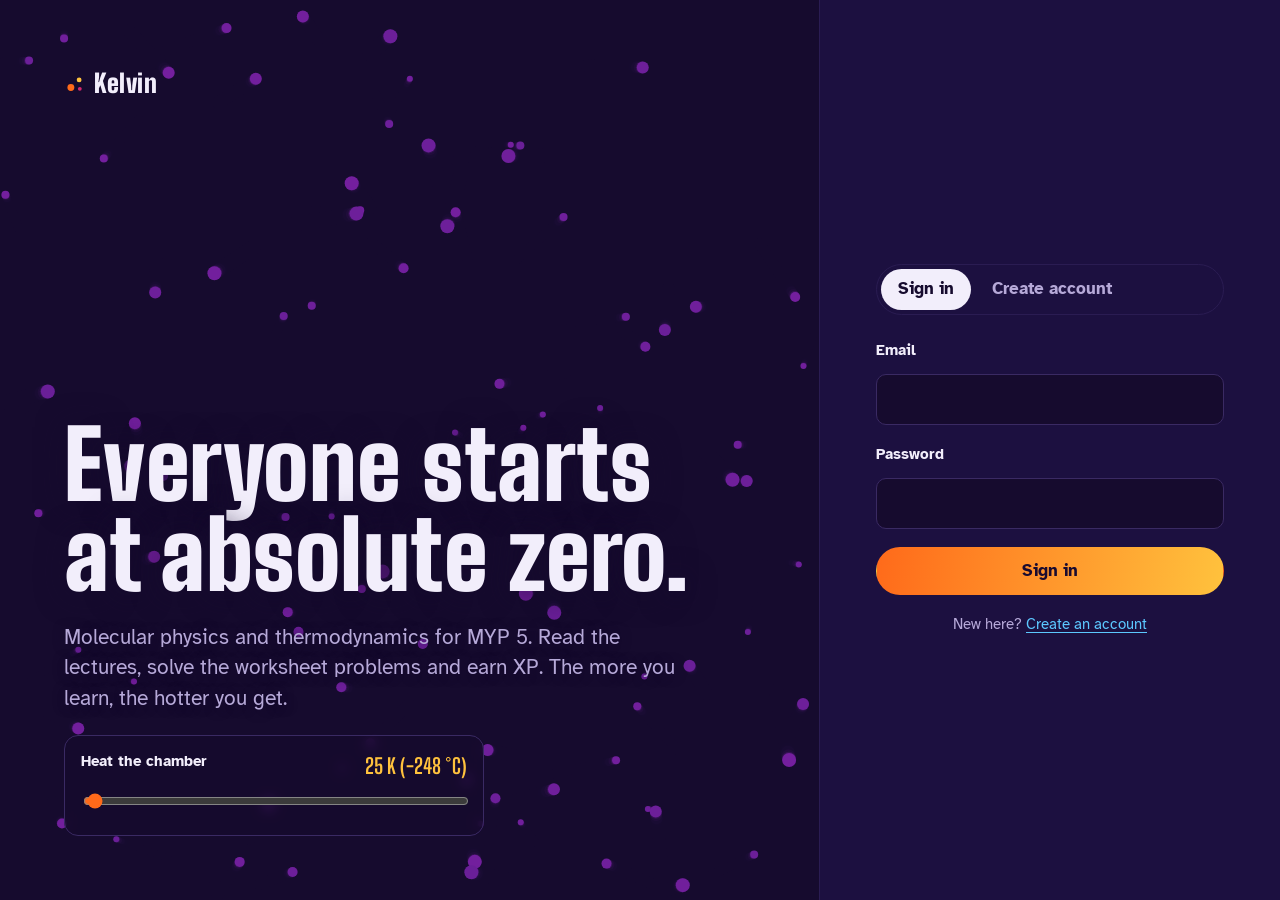
<file: index.html>
<!doctype html>
<html lang="en">
  <head>
    <meta charset="UTF-8" />
    <link rel="icon" type="image/svg+xml" href="/favicon.svg" />
    <meta name="viewport" content="width=device-width, initial-scale=1.0" />
    <meta name="theme-color" content="#160b2e" />
    <meta name="description" content="Kelvin: study molecular physics and thermodynamics, solve problems and earn XP with your class." />
    <link rel="preconnect" href="https://fonts.googleapis.com" />
    <link rel="preconnect" href="https://fonts.gstatic.com" crossorigin />
    <link
      href="https://fonts.googleapis.com/css2?family=Atkinson+Hyperlegible:ital,wght@0,400;0,700;1,400&family=Big+Shoulders+Display:wght@500;700;800;900&display=swap"
      rel="stylesheet"
    />
    <title>Kelvin · Physics XP</title>
    <script type="module" crossorigin src="/assets/index-Cbg6yhBK.js"></script>
    <link rel="stylesheet" crossorigin href="/assets/index-DzmL_hHW.css">
  </head>
  <body>
    <div id="root"></div>
  </body>
</html>
</file>
<file: assets/index-DzmL_hHW.css>
:root{--bg: #160b2e;--bg-2: #1c1040;--surface: #23164b;--line: #3a2a63;--line-soft: #2a1c52;--text: #f2eefb;--muted: #b6a9d8;--faint: #8577ad;--cold: #5cc8ff;--good: #7ee8b0;--bad: #ff8597;--hot-1: #7a1fa2;--hot-2: #d6286f;--hot-3: #ff6a1a;--hot-4: #ffc23d;--on-hot: #1a0b30;--display: "Big Shoulders Display", "Arial Narrow", sans-serif;--body: "Atkinson Hyperlegible", system-ui, sans-serif;--s-xs: .8125rem;--s-sm: .9375rem;--s-md: 1.0625rem;--s-lg: 1.3125rem;--s-xl: 1.75rem;--s-2xl: 2.5rem;--s-3xl: 3.5rem;--s-4xl: 5.25rem;--gutter: clamp(16px, 4vw, 40px);color-scheme:dark}*,*:before,*:after{box-sizing:border-box}html{-webkit-text-size-adjust:100%}body{margin:0;background:var(--bg);color:var(--text);font-family:var(--body);font-size:var(--s-md);line-height:1.55;min-height:100vh}h1,h2,h3,h4,h5{margin:0;font-family:var(--display);font-weight:800;line-height:1.02;letter-spacing:.005em}p{margin:0}a{color:var(--cold)}button{font:inherit;color:inherit}input,textarea{font:inherit}:focus-visible{outline:2px solid var(--hot-4);outline-offset:3px}.sr-only{position:absolute;width:1px;height:1px;padding:0;margin:-1px;overflow:hidden;clip:rect(0,0,0,0);white-space:nowrap;border:0}code{font-size:.9em;background:var(--bg-2);padding:.1em .35em;border-radius:4px}.btn{display:inline-flex;align-items:center;justify-content:center;gap:.5em;min-height:44px;padding:.6em 1.35em;border-radius:999px;border:1px solid transparent;font-weight:700;font-size:var(--s-md);text-decoration:none;cursor:pointer;transition:transform .12s ease,filter .12s ease,background .12s ease}.btn:disabled{cursor:not-allowed;opacity:.45}.btn-heat{background:linear-gradient(100deg,var(--hot-3),var(--hot-4));color:var(--on-hot)}.btn-heat:not(:disabled):hover{filter:brightness(1.08)}.btn-heat:not(:disabled):active{transform:scale(.97)}.btn-quiet{background:transparent;border-color:var(--line);color:var(--text)}.btn-quiet:hover{border-color:var(--muted)}.btn-wide{width:100%}.btn-big{min-height:54px;font-size:var(--s-lg);padding-inline:1.8em}.link{background:none;border:0;padding:0;color:var(--cold);text-decoration:underline;text-underline-offset:3px;cursor:pointer}.seg{display:inline-flex;flex-wrap:wrap;gap:4px;padding:4px;border-radius:999px;background:var(--bg-2);border:1px solid var(--line-soft)}.seg button{border:0;background:transparent;color:var(--muted);padding:.45em 1em;min-height:38px;border-radius:999px;cursor:pointer;font-weight:700}.seg button:hover{color:var(--text)}.seg button.is-on{background:var(--text);color:var(--bg)}.seg button.is-on[style]{background:var(--c);color:var(--on-hot)}.field{display:grid;gap:6px;margin:0 0 18px;border:0;padding:0}.field label,.field legend{font-weight:700;font-size:var(--s-sm);padding:0;margin-bottom:6px}.field small{color:var(--faint);font-size:var(--s-xs)}.field input,.answer-row input,textarea{width:100%;min-height:48px;padding:.65em .9em;border-radius:10px;border:1px solid var(--line);background:var(--bg);color:var(--text)}.field input:focus,.answer-row input:focus,textarea:focus{border-color:var(--hot-4);outline:none;box-shadow:0 0 0 3px #ffc23d33}.feedback{font-size:var(--s-sm);padding:.6em .85em;border-radius:10px;margin:10px 0 0}.feedback.good{background:#7ee8b01f;color:var(--good)}.feedback.bad{background:#ff85971f;color:var(--bad)}.feedback.info{background:#5cc8ff1a;color:var(--cold)}.notice{padding:12px 14px;border-radius:10px;margin-bottom:20px;font-size:var(--s-sm)}.notice.bad{background:#ff85971f;color:var(--bad)}.empty{color:var(--muted);padding:24px 0}.boot{min-height:100vh;display:grid;place-items:center;padding:var(--gutter)}.boot-dot{width:18px;height:18px;border-radius:50%;background:var(--hot-3);animation:pulse 1s ease-in-out infinite alternate}@keyframes pulse{0%{transform:scale(.6);background:var(--hot-1)}to{transform:scale(1.2);background:var(--hot-4)}}.wordmark{display:inline-flex;align-items:center;gap:8px;font-family:var(--display);font-weight:900;font-size:1.6rem;letter-spacing:.02em;color:var(--text)}.auth{min-height:100vh;display:grid;grid-template-columns:minmax(0,1fr) minmax(360px,460px)}.auth-stage{position:relative;min-height:100vh;overflow:hidden;border-right:1px solid var(--line-soft)}.auth-canvas{position:absolute;top:0;right:0;bottom:0;left:0}.auth-copy{position:relative;z-index:1;display:flex;flex-direction:column;gap:22px;padding:clamp(24px,5vw,64px);min-height:100%;justify-content:space-between;pointer-events:none}.auth-copy>*{pointer-events:auto}.auth-copy h1{font-size:clamp(3rem,7.4vw,7.5rem);font-weight:900;line-height:.95;margin-top:auto;text-shadow:0 2px 30px rgba(22,11,46,.9)}.auth-copy p{max-width:44ch;color:var(--muted);font-size:var(--s-lg);line-height:1.45;text-shadow:0 1px 12px rgba(22,11,46,.95)}.auth-heat{max-width:420px;background:#160b2ec7;-webkit-backdrop-filter:blur(6px);backdrop-filter:blur(6px);border:1px solid var(--line);border-radius:14px;padding:14px 16px 10px}.auth-heat label{display:flex;justify-content:space-between;gap:12px;font-weight:700;font-size:var(--s-sm)}.auth-heat output{font-family:var(--display);font-size:var(--s-lg);color:var(--hot-4)}input[type=range]{width:100%;accent-color:var(--hot-3);min-height:32px}.auth-panel{padding:clamp(24px,5vw,56px);display:flex;flex-direction:column;justify-content:center;gap:24px;background:var(--bg-2)}.auth-form{display:block}.auth-foot{margin-top:18px;color:var(--muted);font-size:var(--s-sm);text-align:center}.auth-sent h2{font-size:var(--s-2xl);margin-bottom:12px}.auth-sent p{color:var(--muted);margin-bottom:20px}.gate{min-height:100vh;padding:20px var(--gutter) 48px}.gate-top{display:flex;justify-content:space-between;align-items:center;max-width:1100px;margin:0 auto}.gate-main{max-width:1100px;margin:0 auto;padding-top:clamp(32px,8vh,96px)}.gate-main h1{font-size:clamp(2.6rem,6vw,5rem);font-weight:900;max-width:16ch}.gate-main>p{color:var(--muted);margin:14px 0 32px;max-width:56ch;font-size:var(--s-lg)}.class-grid{display:grid;grid-template-columns:repeat(4,minmax(0,1fr));gap:16px;margin-bottom:32px}.class-box{position:relative;display:grid;text-align:left;padding:0 0 16px;border-radius:16px;border:2px solid var(--line);background:var(--bg);overflow:hidden;cursor:pointer;transition:border-color .15s,transform .15s}.class-box:hover{border-color:var(--c)}.class-box.is-on{border-color:var(--c);transform:translateY(-4px);box-shadow:0 12px 40px -12px var(--c)}.class-box canvas{border-bottom:1px solid var(--line-soft)}.class-box-name{font-family:var(--display);font-weight:900;font-size:var(--s-3xl);line-height:1;padding:14px 16px 4px;color:var(--c)}.class-box-stats{padding:0 16px;color:var(--muted);font-size:var(--s-sm)}.topbar{position:sticky;top:0;z-index:20;display:flex;align-items:center;gap:clamp(12px,3vw,36px);padding:10px var(--gutter);background:#160b2eeb;-webkit-backdrop-filter:blur(10px);backdrop-filter:blur(10px);border-bottom:1px solid var(--line-soft)}.topbar-brand{text-decoration:none}.topbar-nav{display:flex;gap:4px}.topbar-nav a{display:inline-flex;align-items:center;gap:6px;min-height:40px;padding:0 14px;border-radius:999px;color:var(--muted);text-decoration:none;font-weight:700}.topbar-nav a:hover{color:var(--text)}.topbar-nav a.active{background:var(--surface);color:var(--text)}.nav-chip{font-size:var(--s-xs);padding:1px 7px;border-radius:999px;background:var(--line);color:var(--text)}.topbar-right{margin-left:auto;display:flex;align-items:center;gap:14px;min-width:0}.meter{display:grid;grid-template-columns:auto minmax(90px,200px);grid-template-rows:auto auto;column-gap:12px;align-items:center;text-decoration:none;color:var(--text)}.meter-xp{grid-row:1 / 3;font-family:var(--display);font-weight:900;font-size:2.1rem;line-height:1}.meter-xp small{font-size:.5em;margin-left:3px;color:var(--muted)}.meter-tube{height:10px;border-radius:999px;background:var(--bg-2);border:1px solid var(--line);overflow:hidden}.meter-fill{display:block;height:100%;border-radius:inherit;background:linear-gradient(90deg,var(--hot-1),var(--hot-2),var(--hot-3),var(--hot-4));transition:width .6s cubic-bezier(.2,.7,.2,1)}.meter-phase{font-size:var(--s-xs);color:var(--text);font-weight:700;white-space:nowrap}.meter-phase em{font-style:normal;font-weight:400;color:var(--faint);margin-left:6px}.xp-float{position:fixed;z-index:100;pointer-events:none;font-family:var(--display);font-weight:900;font-size:1.6rem;color:var(--hot-4);text-shadow:0 0 18px rgba(255,106,26,.8)}.xp-dot{position:fixed;z-index:99;pointer-events:none;border-radius:50%;box-shadow:0 0 10px currentColor}.page{max-width:1280px;margin:0 auto;padding:clamp(24px,4vw,48px) var(--gutter) 80px}.stat-row{display:flex;flex-wrap:wrap;gap:8px 36px;margin:0}.stat-row dt{font-size:var(--s-xs);color:var(--muted)}.stat-row dd{margin:0;font-family:var(--display);font-weight:800;font-size:var(--s-2xl);line-height:1.05}.stat-row dd span{color:var(--faint);font-size:.6em}.course-intro{display:grid;grid-template-columns:minmax(0,1fr) auto auto;gap:24px 40px;align-items:end;margin-bottom:clamp(32px,5vw,56px)}.course-intro h1{font-size:clamp(2.4rem,5vw,4.25rem);font-weight:900;max-width:16ch}.course-intro p{color:var(--muted);margin-top:12px;max-width:52ch}.route{list-style:none;margin:0;padding:0;display:grid;grid-template-columns:repeat(6,minmax(0,1fr));gap:0;position:relative}.route:before{content:"";position:absolute;left:0;right:0;top:78px;height:2px;background:repeating-linear-gradient(90deg,var(--line) 0 8px,transparent 8px 14px)}.route-week{padding:0 10px;border-left:1px solid var(--line-soft)}.route-week:first-child{border-left:0}.route-week h2{font-size:var(--s-lg);color:var(--muted);font-weight:700;margin-bottom:26px;padding-left:4px}.route-week ol{list-style:none;margin:0;padding:0;display:grid;gap:26px}.node{display:grid;gap:10px;text-decoration:none;color:var(--text);padding:4px;border-radius:14px}.node-orb{position:relative;width:60px;height:60px;border-radius:50%;display:grid;place-items:center;font-family:var(--display);font-weight:900;font-size:1.7rem;color:var(--muted);background:var(--bg);border:2px dashed var(--line);transition:transform .18s ease}.node.is-warm .node-orb{border:0;background:radial-gradient(circle at 35% 35%,#fff6c9 0 6%,var(--heat) 42%,rgba(22,11,46,0) 72%),var(--heat);box-shadow:0 0 30px -2px var(--heat);color:var(--on-hot)}.node.is-done .node-orb:after{content:"";position:absolute;top:-7px;right:-7px;bottom:-7px;left:-7px;border-radius:50%;border:2px solid var(--heat)}.node:hover .node-orb{transform:scale(1.08)}.node-title{display:block;font-weight:700;line-height:1.25}.node-stats{display:block;font-size:var(--s-xs);color:var(--faint);margin-top:4px}.topic-head{margin-bottom:28px;border-bottom:1px solid var(--line-soft);padding-bottom:24px}.back{color:var(--muted);font-size:var(--s-sm);text-decoration:none}.back:before{content:"← "}.back:hover{color:var(--text)}.topic-where{margin-top:18px;color:var(--heat);font-weight:700}.topic-head h1{font-size:clamp(2.4rem,5.2vw,4.5rem);font-weight:900;max-width:20ch;margin-top:6px}.topic-progress{display:flex;flex-wrap:wrap;gap:8px;margin-top:18px}.topic-progress span{font-size:var(--s-sm);padding:4px 12px;border-radius:999px;border:1px solid var(--line);color:var(--muted)}.topic-progress span.ok{border-color:var(--good);color:var(--good)}.tabs-mobile{display:none}.topic-grid{display:grid;grid-template-columns:minmax(0,1fr) minmax(340px,440px);gap:clamp(28px,4vw,64px);align-items:start}.lecture{max-width:70ch;font-size:1.125rem;line-height:1.65}.starter{padding:20px 22px;border-radius:16px;background:var(--bg-2);border:1px solid var(--line-soft);margin-bottom:28px}.starter h2,.objectives h2{font-size:var(--s-lg);font-weight:700;color:var(--muted);margin-bottom:8px}.starter-q{font-weight:700;font-size:var(--s-lg);line-height:1.4;margin-bottom:14px}.starter textarea{resize:vertical;font-size:var(--s-md)}.objectives{margin-bottom:36px}.objectives ol{margin:0;padding-left:1.3em;color:var(--muted)}.objectives li{margin:6px 0}.objectives strong{color:var(--text)}.lecture-body>*+*{margin-top:1.05em}.lecture-body h3{font-size:var(--s-xl);margin-top:1.9em;color:var(--text)}.lecture-body ul,.lecture-body ol{padding-left:1.3em}.lecture-body li{margin:.35em 0}.formula{margin:1.3em 0;padding:14px 18px;border-radius:12px;background:var(--bg-2);border-left:3px solid var(--heat);overflow-x:auto}.formula .katex-display{margin:.2em 0}.formula figcaption{text-align:center;font-size:var(--s-sm);color:var(--faint)}.katex{font-size:1.08em}.callout{padding:16px 20px;border-radius:12px;background:var(--bg-2);border-left:3px solid var(--cold)}.callout h4{font-family:var(--body);font-weight:700;font-size:var(--s-sm);margin-bottom:6px;color:var(--cold)}.callout p{font-size:var(--s-md)}.callout-local{border-left-color:var(--good)}.callout-local h4{color:var(--good)}.callout-ai{border-left-color:var(--hot-2)}.callout-ai h4{color:#ff7ab6}.table-wrap{overflow-x:auto}table{border-collapse:collapse;width:100%;font-size:var(--s-sm)}th,td{text-align:left;padding:9px 12px;border-bottom:1px solid var(--line-soft);vertical-align:top}th{color:var(--muted);font-weight:700;border-bottom-color:var(--line)}.key-idea{margin-top:36px;padding:20px 22px;border-radius:16px;border:1px solid var(--heat);background:linear-gradient(var(--bg-2),var(--bg-2)) padding-box}.key-idea h4{font-size:var(--s-xl);color:var(--heat);margin-bottom:6px}.finish{margin:36px 0 28px;display:grid;justify-items:start;gap:10px}.finish-hint{color:var(--muted);font-size:var(--s-sm)}.finish-done{color:var(--good);font-weight:700}.pager{display:flex;justify-content:space-between;gap:12px;border-top:1px solid var(--line-soft);padding-top:20px;font-weight:700}.pager a{text-decoration:none}.sim{margin:1.6em 0;border:1px solid var(--line);border-radius:16px;overflow:hidden;background:var(--bg)}.sim-head{padding:16px 18px 12px}.sim-head h4{font-size:var(--s-xl)}.sim-head p{color:var(--muted);font-size:var(--s-sm);margin-top:4px}.sim-hold{display:flex;flex-wrap:wrap;gap:6px;padding:0 18px 12px}.sim-hold button{border:1px solid var(--line);background:transparent;color:var(--muted);border-radius:999px;padding:.35em .9em;min-height:36px;cursor:pointer;font-size:var(--s-sm);font-weight:700}.sim-hold button.is-on{background:var(--text);color:var(--bg);border-color:var(--text)}.sim-grid{display:grid;grid-template-columns:minmax(0,1fr) 220px;border-block:1px solid var(--line-soft)}.mini-graph{width:100%;height:210px;border-left:1px solid var(--line-soft);background:var(--bg-2)}.mini-graph line{stroke:var(--faint);stroke-width:1}.mini-graph text{fill:var(--muted);font-size:11px;font-family:var(--body)}.mini-graph .curve{fill:none;stroke:var(--hot-3);stroke-width:2}.mini-graph .dot{fill:var(--hot-4);stroke:var(--bg);stroke-width:2}.sim-controls{display:grid;grid-template-columns:repeat(auto-fit,minmax(200px,1fr));gap:6px 20px;padding:14px 18px 4px}.sim-slider label{display:flex;justify-content:space-between;font-size:var(--s-sm);font-weight:700}.sim-slider output{font-family:var(--display);color:var(--hot-4);font-size:var(--s-lg);white-space:pre}.sim-slider.is-locked{opacity:.45}.sim-readout{display:flex;flex-wrap:wrap;gap:8px 28px;margin:0;padding:8px 18px 16px}.sim-readout dt{font-size:var(--s-xs);color:var(--muted)}.sim-readout dd{margin:0;font-family:var(--display);font-weight:800;font-size:var(--s-xl)}.rack{position:sticky;top:84px;max-height:calc(100vh - 100px);overflow-y:auto;padding-right:4px;scrollbar-color:var(--line) transparent}.rack-head{padding-bottom:14px}.rack-head h2{font-size:var(--s-2xl)}.rack-head p{color:var(--muted);font-size:var(--s-sm);margin-top:4px}.rack-list{border-top:1px solid var(--line)}.problem{border-bottom:1px solid var(--line-soft);position:relative}.problem:before{content:"";position:absolute;left:0;top:14px;bottom:14px;width:3px;border-radius:3px;background:var(--line)}.problem.is-solved:before{background:linear-gradient(var(--hot-4),var(--hot-3))}.problem-head{display:grid;grid-template-columns:28px minmax(0,1fr) auto;gap:10px;align-items:start;width:100%;text-align:left;background:none;border:0;padding:14px 4px 14px 14px;cursor:pointer;font-size:var(--s-sm);line-height:1.45}.problem-head:hover .problem-prompt-short{color:var(--text)}.problem-num{font-family:var(--display);font-weight:900;font-size:var(--s-lg);line-height:1.1;color:var(--faint)}.problem.is-solved .problem-num{color:var(--hot-4)}.problem-prompt-short{color:var(--muted);display:-webkit-box;-webkit-line-clamp:2;-webkit-box-orient:vertical;overflow:hidden}.problem.is-open .problem-prompt-short{-webkit-line-clamp:unset;color:var(--text);font-size:var(--s-md)}.problem-meta{display:grid;justify-items:end;gap:2px}.pill{font-family:var(--display);font-weight:800;font-size:var(--s-md);color:var(--hot-4);white-space:nowrap}.pill-done{color:var(--good)}.problem-diff{font-size:11px;color:var(--faint)}.problem-body{padding:0 4px 18px 52px}.answer-row{display:flex;align-items:center;gap:10px}.answer-row input{max-width:220px;font-size:var(--s-lg);font-family:var(--display);font-weight:700}.unit{color:var(--muted);font-weight:700}.choices{border:0;padding:0;margin:0;display:grid;gap:6px}.choices label{display:flex;gap:10px;align-items:center;padding:10px 12px;border-radius:10px;border:1px solid var(--line);cursor:pointer;font-size:var(--s-sm)}.choices label:hover{border-color:var(--muted)}.choices label.is-on{border-color:var(--hot-4);background:#ffc23d14}.choices input{accent-color:var(--hot-3)}.problem-actions{display:flex;flex-wrap:wrap;gap:8px;margin-top:12px}.solution{margin-top:12px;padding:12px 14px;border-radius:10px;background:var(--bg-2);font-size:var(--s-sm)}.solution h5{font-size:var(--s-lg);color:var(--hot-4);margin-bottom:4px}.shake{animation:shake .35s ease}@keyframes shake{20%,60%{transform:translate(-6px)}40%,80%{transform:translate(6px)}}.board-head{display:grid;grid-template-columns:minmax(0,1fr) auto;gap:20px 32px;align-items:end;margin-bottom:24px}.board-head h1{font-size:clamp(2.6rem,6vw,5rem);font-weight:900}.board-head p{color:var(--muted);max-width:54ch;margin-top:8px}.board-filters{display:grid;gap:8px;justify-items:end}.board-grid{display:grid;grid-template-columns:minmax(0,1.35fr) minmax(300px,1fr);gap:24px;align-items:stretch}.board-chamber{position:relative;border:1px solid var(--line);border-radius:18px;overflow:hidden;min-height:520px}.board-chamber canvas{position:absolute;top:0;right:0;bottom:0;left:0}.board-live{position:absolute;left:14px;bottom:12px;display:flex;align-items:center;gap:8px;font-size:var(--s-xs);color:var(--muted);pointer-events:none}.live-dot{width:8px;height:8px;border-radius:50%;background:var(--faint)}.live-dot.on{background:var(--good);box-shadow:0 0 8px var(--good)}.board-list{max-height:560px;overflow-y:auto;scrollbar-color:var(--line) transparent}.board-me{padding:12px 14px;border-radius:12px;background:var(--bg-2);margin-bottom:10px}.ranks{list-style:none;margin:0;padding:0}.ranks li{display:grid;grid-template-columns:34px 12px minmax(0,1fr) auto;gap:12px;align-items:center;padding:10px 6px;border-bottom:1px solid var(--line-soft)}.ranks li.is-me{background:#ffc23d14;border-radius:10px}.rank{font-family:var(--display);font-weight:900;font-size:var(--s-xl);text-align:right;color:var(--faint)}.is-podium .rank{color:var(--hot-4)}.swatch{width:12px;height:12px;border-radius:50%}.who{display:grid;min-width:0}.who-name{font-weight:700;white-space:nowrap;overflow:hidden;text-overflow:ellipsis}.who-sub{font-size:var(--s-xs);color:var(--faint)}.cls{font-weight:700;margin-right:4px}.xp{font-family:var(--display);font-weight:800;font-size:var(--s-xl)}.class-heat{margin-top:48px}.class-heat h2{font-size:var(--s-2xl);margin-bottom:18px}.tubes{display:grid;grid-template-columns:repeat(4,minmax(0,1fr));gap:16px}.tube{display:grid;justify-items:center;text-align:center;gap:2px}.tube-glass{width:46px;height:180px;border-radius:23px;border:2px solid var(--line);background:var(--bg-2);display:flex;align-items:flex-end;overflow:hidden;margin-bottom:10px}.tube-fill{width:100%;background:linear-gradient(to top,color-mix(in srgb,var(--c) 40%,transparent),var(--c));border-radius:20px 20px 0 0;transition:height .8s cubic-bezier(.2,.7,.2,1)}.tube strong{font-family:var(--display);font-weight:900;font-size:var(--s-2xl);color:var(--c);line-height:1}.tube span{font-weight:700}.tube small{color:var(--faint);font-size:var(--s-xs)}.profile-hero h1{font-size:clamp(2.6rem,6vw,5rem);font-weight:900}.profile-hero p{color:var(--muted);margin-top:8px}.phases,.profile-stats,.profile-edit{margin-top:48px}.phases h2,.profile-stats h2,.profile-edit h2{font-size:var(--s-2xl);margin-bottom:18px}.phases ol{list-style:none;margin:0;padding:0;display:grid;grid-template-columns:repeat(7,minmax(0,1fr));gap:0;border-top:4px solid var(--line)}.phase{display:grid;align-content:start;gap:4px;padding:14px 12px 0 0;position:relative}.phase:before{content:"";position:absolute;top:-10px;left:0;width:16px;height:16px;border-radius:50%;background:var(--bg);border:2px solid var(--line)}.phase.is-past:before,.phase.is-now:before{background:var(--heat);border-color:var(--heat)}.phase.is-now:before{box-shadow:0 0 16px var(--heat);width:20px;height:20px;top:-12px}.phase-from{font-size:var(--s-xs);color:var(--faint)}.phase-name{font-family:var(--display);font-weight:800;font-size:var(--s-xl);color:var(--faint)}.phase.is-past .phase-name{color:var(--muted)}.phase.is-now .phase-name{color:var(--heat)}.phase-blurb{font-size:var(--s-xs);color:var(--faint)}.phase.is-future .phase-blurb{opacity:.7}.phase-bar{display:block;height:6px;border-radius:6px;background:var(--bg-2);overflow:hidden;margin-top:6px}.phase-bar span{display:block;height:100%;background:var(--heat)}.profile-edit form{max-width:460px}.profile-edit .seg{justify-self:start}.row{display:flex;flex-wrap:wrap;gap:10px;margin-top:18px}@media(max-width:1100px){.route{grid-template-columns:repeat(3,minmax(0,1fr));row-gap:44px}.route:before{display:none}.route-week:nth-child(3n+1){border-left:0}.phases ol{grid-template-columns:repeat(4,minmax(0,1fr));row-gap:28px;border-top:0}.phase{border-top:4px solid var(--line)}}@media(max-width:980px){.topic-grid{grid-template-columns:minmax(0,1fr)}.tabs-mobile{display:flex;position:sticky;top:64px;z-index:10;gap:4px;padding:4px;margin-bottom:24px;border-radius:999px;background:var(--bg-2);border:1px solid var(--line-soft)}.tabs-mobile button{flex:1;border:0;background:transparent;color:var(--muted);min-height:42px;border-radius:999px;font-weight:700;cursor:pointer}.tabs-mobile button.is-on{background:var(--text);color:var(--bg)}.tabs-mobile .count{font-weight:400;opacity:.75}.lecture,.rack{display:none}.lecture.is-active,.rack.is-active{display:block}.rack{position:static;max-height:none;overflow:visible}.board-grid{grid-template-columns:minmax(0,1fr)}.board-chamber{min-height:380px}.board-list{max-height:none}.board-head{grid-template-columns:minmax(0,1fr)}.board-filters{justify-items:start}.auth{grid-template-columns:minmax(0,1fr)}.auth-stage{min-height:0;border-right:0;border-bottom:1px solid var(--line-soft)}.auth-copy h1{margin-top:32px}.class-grid{grid-template-columns:repeat(2,minmax(0,1fr))}.course-intro{grid-template-columns:minmax(0,1fr);align-items:start}.course-intro .btn{justify-self:start}}@media(max-width:720px){.topbar{flex-wrap:wrap;row-gap:6px;padding-block:8px}.topbar-nav{order:3;width:100%;overflow-x:auto;scrollbar-width:none}.topbar-nav::-webkit-scrollbar{display:none}.topbar-nav a{flex:1 0 auto;justify-content:center;padding:0 10px}.topbar-right{gap:10px}.meter{grid-template-columns:auto minmax(50px,110px)}.meter-xp{font-size:1.6rem}.meter-phase em{display:none}.tabs-mobile{top:104px}.board-filters .seg{flex-wrap:nowrap;max-width:100%;overflow-x:auto}.board-filters .seg button{flex:none;padding-inline:.8em}.route{grid-template-columns:minmax(0,1fr)}.route-week{border-left:0;padding:0}.route-week h2{margin-bottom:14px}.route-week ol{gap:12px}.node{grid-template-columns:60px minmax(0,1fr);align-items:center;gap:14px}.sim-grid{grid-template-columns:minmax(0,1fr)}.mini-graph{border-left:0;border-top:1px solid var(--line-soft);height:180px}.problem-body{padding-left:14px}.tubes{grid-template-columns:repeat(2,minmax(0,1fr));row-gap:28px}.phases ol{grid-template-columns:repeat(2,minmax(0,1fr))}.lecture{font-size:var(--s-md)}}@media(prefers-reduced-motion:reduce){*,*:before,*:after{animation-duration:.01ms!important;transition-duration:.01ms!important}}.seg-full{display:flex}.seg-full button{flex:1}.account{position:relative;flex:none}.account-btn{width:42px;height:42px;border-radius:50%;border:2px solid var(--c);background:var(--bg-2);color:var(--text);font-family:var(--display);font-weight:800;font-size:1.05rem;letter-spacing:.02em;cursor:pointer}.account-btn:hover,.account-btn[aria-expanded=true]{background:var(--surface)}.account-menu{position:absolute;right:0;top:calc(100% + 8px);z-index:40;width:min(280px,calc(100vw - 32px));padding:6px;border-radius:14px;background:var(--bg-2);border:1px solid var(--line);box-shadow:0 16px 40px #00000073;display:grid}.account-who{display:grid;gap:2px;padding:10px 12px 12px;border-bottom:1px solid var(--line-soft);margin-bottom:6px;min-width:0}.account-who span{color:var(--muted);font-size:var(--s-sm)}.account-who small{color:var(--faint);font-size:var(--s-xs);overflow-wrap:anywhere}.account-menu button[role=menuitem]{text-align:left;background:none;border:0;border-radius:10px;padding:10px 12px;min-height:44px;font-weight:700;cursor:pointer}.account-menu button[role=menuitem]:hover,.account-menu button[role=menuitem]:focus-visible{background:var(--surface)}.account-signout{color:var(--bad)}.gate-teacher{margin-top:40px;padding-top:24px;border-top:1px solid var(--line-soft);max-width:560px}.teacher-code p{color:var(--muted);margin-bottom:14px}.row-inline{display:flex;gap:8px;flex-wrap:wrap}.row-inline input{flex:1 1 220px;width:auto}.dash-head{display:grid;grid-template-columns:minmax(0,1fr) auto;gap:16px 32px;align-items:end;margin-bottom:28px}.dash-head h1{font-size:clamp(2.6rem,6vw,5rem);font-weight:900}.dash-live{display:flex;align-items:center;gap:8px;margin-top:10px;color:var(--muted);font-size:var(--s-sm)}.dash-controls{display:flex;flex-wrap:wrap;gap:10px;justify-content:flex-end;align-items:center}.dash-kpis{gap:16px 0;margin-bottom:28px;border-block:1px solid var(--line-soft);padding:18px 0}.dash-kpis>div{flex:1 1 150px;padding:0 18px;border-left:1px solid var(--line-soft)}.dash-kpis>div:first-child{border-left:0;padding-left:0}.dash-kpis small{display:block;font-size:var(--s-xs);color:var(--faint)}.dash-grid{display:grid;grid-template-columns:minmax(0,1.5fr) minmax(0,1fr);gap:20px;margin-bottom:20px}.panel{padding:22px 24px;border-radius:18px;background:var(--bg-2);border:1px solid var(--line-soft);margin-bottom:20px;min-width:0}.dash-grid .panel{margin-bottom:0}.panel h2{font-size:var(--s-xl)}.panel-sub{color:var(--muted);font-size:var(--s-sm);margin:4px 0 16px}.panel-head{display:flex;flex-wrap:wrap;justify-content:space-between;align-items:flex-end;gap:12px 24px;margin-bottom:4px}.dash-empty{padding:48px 0;max-width:56ch}.dash-empty h2{font-size:var(--s-2xl);margin-bottom:8px}.dash-empty p{color:var(--muted)}.chart{overflow:hidden}.chart svg{display:block}.chart .grid{stroke:var(--line-soft);stroke-width:1}.chart .axis{stroke:var(--line);stroke-width:1}.chart .tick{fill:var(--faint);font-size:11px;font-family:var(--body)}.chart .bar{fill:var(--hot-3);transition:fill .12s}.chart .bar.is-hover{fill:var(--hot-4)}.chart-empty{color:var(--muted);padding:60px 0;text-align:center}.barlist{list-style:none;margin:0;padding:0;display:grid;gap:4px}.barlist li{display:grid;grid-template-columns:110px minmax(0,1fr) 90px;gap:12px;align-items:center;padding:7px 0}.barlist-label{display:flex;align-items:center;gap:8px;font-weight:700;font-size:var(--s-sm)}.barlist-label i,.cls-head i{width:10px;height:10px;border-radius:50%;flex:none}.barlist-track{height:14px;border-radius:4px;background:var(--bg);overflow:hidden}.barlist-fill{display:block;height:100%;border-radius:0 4px 4px 0}.barlist-value{text-align:right;font-family:var(--display);font-weight:800;font-size:var(--s-lg)}.matrix-wrap{overflow-x:auto}.matrix{border-collapse:separate;border-spacing:2px;font-size:var(--s-sm);min-width:420px}.matrix th,.matrix td{border:0;padding:0}.matrix thead th{padding:4px 8px 8px;color:var(--muted);text-align:center}.matrix thead th:first-child{text-align:left}.matrix tbody th{padding:0 14px 0 0;white-space:nowrap;font-weight:400}.matrix tbody th a{color:var(--text);text-decoration:none}.matrix tbody th a:hover{text-decoration:underline}.matrix-num{display:inline-block;min-width:1.6em;color:var(--faint);font-family:var(--display);font-weight:800}.matrix td{width:74px;height:32px;text-align:center;border-radius:4px;font-family:var(--display);font-weight:800;font-size:var(--s-md);color:var(--text);cursor:default}.matrix td.is-hot{color:var(--on-hot)}.matrix td.is-empty{background:var(--bg);color:var(--faint)}.matrix td.is-all{outline:1px solid var(--line);outline-offset:-1px}.cls-head{display:inline-flex;align-items:center;gap:6px}.hardest{list-style:none;margin:0;padding:0;display:grid;grid-template-columns:repeat(auto-fill,minmax(min(300px,100%),1fr));gap:12px}.hardest li{padding:14px 16px;border-radius:12px;background:var(--bg);border:1px solid var(--line-soft);display:grid;gap:8px;align-content:start}.hardest-where{font-size:var(--s-xs);font-weight:700;color:var(--cold);text-decoration:none}.hardest-prompt{font-size:var(--s-sm);display:-webkit-box;-webkit-line-clamp:3;-webkit-box-orient:vertical;overflow:hidden}.hardest dl{display:flex;flex-wrap:wrap;gap:4px 18px;margin:0}.hardest dt{font-size:11px;color:var(--faint)}.hardest dd{margin:0;font-family:var(--display);font-weight:800;font-size:var(--s-lg)}.table-tools{display:flex;flex-wrap:wrap;gap:10px 16px;align-items:center}.table-tools input[type=search]{min-height:40px;padding:.4em .9em;border-radius:999px;border:1px solid var(--line);background:var(--bg);color:var(--text);width:240px}.check{display:inline-flex;align-items:center;gap:8px;font-size:var(--s-sm);color:var(--muted);cursor:pointer}.check input{accent-color:var(--hot-3);width:18px;height:18px}.students{font-size:var(--s-sm);min-width:760px}.students thead th{padding:0}.students thead th button{background:none;border:0;color:var(--muted);font-weight:700;padding:10px 12px;cursor:pointer;width:100%;text-align:inherit}.students thead th button:hover{color:var(--text)}.students .num{text-align:right;font-variant-numeric:tabular-nums}.students tbody tr{cursor:pointer}.students tbody tr:hover{background:var(--surface)}.students tbody th{font-weight:400}.student-name{display:block;background:none;border:0;padding:0;font-weight:700;cursor:pointer;text-align:left}.students small{color:var(--faint)}.chip-warn{display:inline-block;font-size:11px;font-weight:700;padding:1px 7px;border-radius:999px;background:#ff859724;color:var(--bad);margin-right:4px}.tip{position:fixed;z-index:60;pointer-events:none;display:grid;gap:2px;max-width:250px;padding:10px 12px;border-radius:10px;background:#100822f5;border:1px solid var(--line);font-size:var(--s-xs);color:var(--muted);box-shadow:0 10px 30px #0006}.tip strong{color:var(--text);font-size:var(--s-sm)}.drawer-backdrop{position:fixed;top:0;right:0;bottom:0;left:0;z-index:50;background:#0a051899;display:flex;justify-content:flex-end}.drawer{width:min(560px,100%);height:100%;overflow-y:auto;background:var(--bg);border-left:1px solid var(--line);padding:24px;animation:drawer-in .22s cubic-bezier(.2,.7,.2,1)}@keyframes drawer-in{0%{transform:translate(40px);opacity:0}}.drawer header{display:flex;justify-content:space-between;gap:16px;align-items:flex-start;margin-bottom:20px}.drawer h2{font-size:var(--s-2xl)}.drawer header p{color:var(--muted);font-size:var(--s-sm);margin-top:4px;word-break:break-all}.drawer h3{font-size:var(--s-xl);margin:24px 0 10px}.stat-row-sm{margin-bottom:14px}.stat-row-sm dd{font-size:var(--s-xl)}.drawer-table th[scope=row]{font-weight:400;white-space:nowrap}.heat-dot{display:inline-block;width:10px;height:10px;border-radius:50%;border:1px solid var(--line);margin-right:8px;vertical-align:middle}@media(max-width:980px){.dash-head{grid-template-columns:minmax(0,1fr)}.dash-controls{justify-content:flex-start}.dash-grid{grid-template-columns:minmax(0,1fr)}}@media(max-width:720px){.panel{padding:18px 16px}.dash-kpis>div{flex:1 1 45%;border-left:0;padding:0}.barlist li{grid-template-columns:90px minmax(0,1fr) 70px}.dash-controls .seg{flex-wrap:nowrap;max-width:100%;overflow-x:auto}.dash-controls .seg button{flex:none}.table-tools input[type=search]{width:100%}}@font-face{font-display:block;font-family:KaTeX_AMS;font-style:normal;font-weight:400;src:url(/assets/KaTeX_AMS-Regular-BQhdFMY1.woff2) format("woff2"),url(/assets/KaTeX_AMS-Regular-DMm9YOAa.woff) format("woff"),url(/assets/KaTeX_AMS-Regular-DRggAlZN.ttf) format("truetype")}@font-face{font-display:block;font-family:KaTeX_Caligraphic;font-style:normal;font-weight:700;src:url(/assets/KaTeX_Caligraphic-Bold-Dq_IR9rO.woff2) format("woff2"),url(/assets/KaTeX_Caligraphic-Bold-BEiXGLvX.woff) format("woff"),url(/assets/KaTeX_Caligraphic-Bold-ATXxdsX0.ttf) format("truetype")}@font-face{font-display:block;font-family:KaTeX_Caligraphic;font-style:normal;font-weight:400;src:url(/assets/KaTeX_Caligraphic-Regular-Di6jR-x-.woff2) format("woff2"),url(/assets/KaTeX_Caligraphic-Regular-CTRA-rTL.woff) format("woff"),url(/assets/KaTeX_Caligraphic-Regular-wX97UBjC.ttf) format("truetype")}@font-face{font-display:block;font-family:KaTeX_Fraktur;font-style:normal;font-weight:700;src:url(/assets/KaTeX_Fraktur-Bold-CL6g_b3V.woff2) format("woff2"),url(/assets/KaTeX_Fraktur-Bold-BsDP51OF.woff) format("woff"),url(/assets/KaTeX_Fraktur-Bold-BdnERNNW.ttf) format("truetype")}@font-face{font-display:block;font-family:KaTeX_Fraktur;font-style:normal;font-weight:400;src:url(/assets/KaTeX_Fraktur-Regular-CTYiF6lA.woff2) format("woff2"),url(/assets/KaTeX_Fraktur-Regular-Dxdc4cR9.woff) format("woff"),url(/assets/KaTeX_Fraktur-Regular-CB_wures.ttf) format("truetype")}@font-face{font-display:block;font-family:KaTeX_Main;font-style:normal;font-weight:700;src:url(/assets/KaTeX_Main-Bold-Cx986IdX.woff2) format("woff2"),url(/assets/KaTeX_Main-Bold-Jm3AIy58.woff) format("woff"),url(/assets/KaTeX_Main-Bold-waoOVXN0.ttf) format("truetype")}@font-face{font-display:block;font-family:KaTeX_Main;font-style:italic;font-weight:700;src:url(/assets/KaTeX_Main-BoldItalic-DxDJ3AOS.woff2) format("woff2"),url(/assets/KaTeX_Main-BoldItalic-SpSLRI95.woff) format("woff"),url(/assets/KaTeX_Main-BoldItalic-DzxPMmG6.ttf) format("truetype")}@font-face{font-display:block;font-family:KaTeX_Main;font-style:italic;font-weight:400;src:url(/assets/KaTeX_Main-Italic-NWA7e6Wa.woff2) format("woff2"),url(/assets/KaTeX_Main-Italic-BMLOBm91.woff) format("woff"),url(/assets/KaTeX_Main-Italic-3WenGoN9.ttf) format("truetype")}@font-face{font-display:block;font-family:KaTeX_Main;font-style:normal;font-weight:400;src:url(/assets/KaTeX_Main-Regular-B22Nviop.woff2) format("woff2"),url(/assets/KaTeX_Main-Regular-Dr94JaBh.woff) format("woff"),url(/assets/KaTeX_Main-Regular-ypZvNtVU.ttf) format("truetype")}@font-face{font-display:block;font-family:KaTeX_Math;font-style:italic;font-weight:700;src:url(/assets/KaTeX_Math-BoldItalic-CZnvNsCZ.woff2) format("woff2"),url(/assets/KaTeX_Math-BoldItalic-iY-2wyZ7.woff) format("woff"),url(/assets/KaTeX_Math-BoldItalic-B3XSjfu4.ttf) format("truetype")}@font-face{font-display:block;font-family:KaTeX_Math;font-style:italic;font-weight:400;src:url(/assets/KaTeX_Math-Italic-t53AETM-.woff2) format("woff2"),url(/assets/KaTeX_Math-Italic-DA0__PXp.woff) format("woff"),url(/assets/KaTeX_Math-Italic-flOr_0UB.ttf) format("truetype")}@font-face{font-display:block;font-family:KaTeX_SansSerif;font-style:normal;font-weight:700;src:url(/assets/KaTeX_SansSerif-Bold-D1sUS0GD.woff2) format("woff2"),url(/assets/KaTeX_SansSerif-Bold-DbIhKOiC.woff) format("woff"),url(/assets/KaTeX_SansSerif-Bold-CFMepnvq.ttf) format("truetype")}@font-face{font-display:block;font-family:KaTeX_SansSerif;font-style:italic;font-weight:400;src:url(/assets/KaTeX_SansSerif-Italic-C3H0VqGB.woff2) format("woff2"),url(/assets/KaTeX_SansSerif-Italic-DN2j7dab.woff) format("woff"),url(/assets/KaTeX_SansSerif-Italic-YYjJ1zSn.ttf) format("truetype")}@font-face{font-display:block;font-family:KaTeX_SansSerif;font-style:normal;font-weight:400;src:url(/assets/KaTeX_SansSerif-Regular-DDBCnlJ7.woff2) format("woff2"),url(/assets/KaTeX_SansSerif-Regular-CS6fqUqJ.woff) format("woff"),url(/assets/KaTeX_SansSerif-Regular-BNo7hRIc.ttf) format("truetype")}@font-face{font-display:block;font-family:KaTeX_Script;font-style:normal;font-weight:400;src:url(/assets/KaTeX_Script-Regular-D3wIWfF6.woff2) format("woff2"),url(/assets/KaTeX_Script-Regular-D5yQViql.woff) format("woff"),url(/assets/KaTeX_Script-Regular-C5JkGWo-.ttf) format("truetype")}@font-face{font-display:block;font-family:KaTeX_Size1;font-style:normal;font-weight:400;src:url(/assets/KaTeX_Size1-Regular-mCD8mA8B.woff2) format("woff2"),url(/assets/KaTeX_Size1-Regular-C195tn64.woff) format("woff"),url(/assets/KaTeX_Size1-Regular-Dbsnue_I.ttf) format("truetype")}@font-face{font-display:block;font-family:KaTeX_Size2;font-style:normal;font-weight:400;src:url(/assets/KaTeX_Size2-Regular-Dy4dx90m.woff2) format("woff2"),url(/assets/KaTeX_Size2-Regular-oD1tc_U0.woff) format("woff"),url(/assets/KaTeX_Size2-Regular-B7gKUWhC.ttf) format("truetype")}@font-face{font-display:block;font-family:KaTeX_Size3;font-style:normal;font-weight:400;src:url([data-uri]) format("woff2"),url(/assets/KaTeX_Size3-Regular-CTq5MqoE.woff) format("woff"),url(/assets/KaTeX_Size3-Regular-DgpXs0kz.ttf) format("truetype")}@font-face{font-display:block;font-family:KaTeX_Size4;font-style:normal;font-weight:400;src:url(/assets/KaTeX_Size4-Regular-Dl5lxZxV.woff2) format("woff2"),url(/assets/KaTeX_Size4-Regular-BF-4gkZK.woff) format("woff"),url(/assets/KaTeX_Size4-Regular-DWFBv043.ttf) format("truetype")}@font-face{font-display:block;font-family:KaTeX_Typewriter;font-style:normal;font-weight:400;src:url(/assets/KaTeX_Typewriter-Regular-CO6r4hn1.woff2) format("woff2"),url(/assets/KaTeX_Typewriter-Regular-C0xS9mPB.woff) format("woff"),url(/assets/KaTeX_Typewriter-Regular-D3Ib7_Hf.ttf) format("truetype")}.katex{font: 1.21em KaTeX_Main,Times New Roman,serif;line-height:1.2;text-indent:0;text-rendering:auto}.katex *{-ms-high-contrast-adjust:none!important;border-color:currentColor}.katex .katex-version:after{content:"0.16.25"}.katex .katex-mathml{clip:rect(1px,1px,1px,1px);border:0;height:1px;overflow:hidden;padding:0;position:absolute;width:1px}.katex .katex-html>.newline{display:block}.katex .base{position:relative;white-space:nowrap;width:-webkit-min-content;width:-moz-min-content;width:min-content}.katex .base,.katex .strut{display:inline-block}.katex .textbf{font-weight:700}.katex .textit{font-style:italic}.katex .textrm{font-family:KaTeX_Main}.katex .textsf{font-family:KaTeX_SansSerif}.katex .texttt{font-family:KaTeX_Typewriter}.katex .mathnormal{font-family:KaTeX_Math;font-style:italic}.katex .mathit{font-family:KaTeX_Main;font-style:italic}.katex .mathrm{font-style:normal}.katex .mathbf{font-family:KaTeX_Main;font-weight:700}.katex .boldsymbol{font-family:KaTeX_Math;font-style:italic;font-weight:700}.katex .amsrm,.katex .mathbb,.katex .textbb{font-family:KaTeX_AMS}.katex .mathcal{font-family:KaTeX_Caligraphic}.katex .mathfrak,.katex .textfrak{font-family:KaTeX_Fraktur}.katex .mathboldfrak,.katex .textboldfrak{font-family:KaTeX_Fraktur;font-weight:700}.katex .mathtt{font-family:KaTeX_Typewriter}.katex .mathscr,.katex .textscr{font-family:KaTeX_Script}.katex .mathsf,.katex .textsf{font-family:KaTeX_SansSerif}.katex .mathboldsf,.katex .textboldsf{font-family:KaTeX_SansSerif;font-weight:700}.katex .mathitsf,.katex .mathsfit,.katex .textitsf{font-family:KaTeX_SansSerif;font-style:italic}.katex .mainrm{font-family:KaTeX_Main;font-style:normal}.katex .vlist-t{border-collapse:collapse;display:inline-table;table-layout:fixed}.katex .vlist-r{display:table-row}.katex .vlist{display:table-cell;position:relative;vertical-align:bottom}.katex .vlist>span{display:block;height:0;position:relative}.katex .vlist>span>span{display:inline-block}.katex .vlist>span>.pstrut{overflow:hidden;width:0}.katex .vlist-t2{margin-right:-2px}.katex .vlist-s{display:table-cell;font-size:1px;min-width:2px;vertical-align:bottom;width:2px}.katex .vbox{align-items:baseline;display:inline-flex;flex-direction:column}.katex .hbox{width:100%}.katex .hbox,.katex .thinbox{display:inline-flex;flex-direction:row}.katex .thinbox{max-width:0;width:0}.katex .msupsub{text-align:left}.katex .mfrac>span>span{text-align:center}.katex .mfrac .frac-line{border-bottom-style:solid;display:inline-block;width:100%}.katex .hdashline,.katex .hline,.katex .mfrac .frac-line,.katex .overline .overline-line,.katex .rule,.katex .underline .underline-line{min-height:1px}.katex .mspace{display:inline-block}.katex .clap,.katex .llap,.katex .rlap{position:relative;width:0}.katex .clap>.inner,.katex .llap>.inner,.katex .rlap>.inner{position:absolute}.katex .clap>.fix,.katex .llap>.fix,.katex .rlap>.fix{display:inline-block}.katex .llap>.inner{right:0}.katex .clap>.inner,.katex .rlap>.inner{left:0}.katex .clap>.inner>span{margin-left:-50%;margin-right:50%}.katex .rule{border:0 solid;display:inline-block;position:relative}.katex .hline,.katex .overline .overline-line,.katex .underline .underline-line{border-bottom-style:solid;display:inline-block;width:100%}.katex .hdashline{border-bottom-style:dashed;display:inline-block;width:100%}.katex .sqrt>.root{margin-left:.2777777778em;margin-right:-.5555555556em}.katex .fontsize-ensurer.reset-size1.size1,.katex .sizing.reset-size1.size1{font-size:1em}.katex .fontsize-ensurer.reset-size1.size2,.katex .sizing.reset-size1.size2{font-size:1.2em}.katex .fontsize-ensurer.reset-size1.size3,.katex .sizing.reset-size1.size3{font-size:1.4em}.katex .fontsize-ensurer.reset-size1.size4,.katex .sizing.reset-size1.size4{font-size:1.6em}.katex .fontsize-ensurer.reset-size1.size5,.katex .sizing.reset-size1.size5{font-size:1.8em}.katex .fontsize-ensurer.reset-size1.size6,.katex .sizing.reset-size1.size6{font-size:2em}.katex .fontsize-ensurer.reset-size1.size7,.katex .sizing.reset-size1.size7{font-size:2.4em}.katex .fontsize-ensurer.reset-size1.size8,.katex .sizing.reset-size1.size8{font-size:2.88em}.katex .fontsize-ensurer.reset-size1.size9,.katex .sizing.reset-size1.size9{font-size:3.456em}.katex .fontsize-ensurer.reset-size1.size10,.katex .sizing.reset-size1.size10{font-size:4.148em}.katex .fontsize-ensurer.reset-size1.size11,.katex .sizing.reset-size1.size11{font-size:4.976em}.katex .fontsize-ensurer.reset-size2.size1,.katex .sizing.reset-size2.size1{font-size:.8333333333em}.katex .fontsize-ensurer.reset-size2.size2,.katex .sizing.reset-size2.size2{font-size:1em}.katex .fontsize-ensurer.reset-size2.size3,.katex .sizing.reset-size2.size3{font-size:1.1666666667em}.katex .fontsize-ensurer.reset-size2.size4,.katex .sizing.reset-size2.size4{font-size:1.3333333333em}.katex .fontsize-ensurer.reset-size2.size5,.katex .sizing.reset-size2.size5{font-size:1.5em}.katex .fontsize-ensurer.reset-size2.size6,.katex .sizing.reset-size2.size6{font-size:1.6666666667em}.katex .fontsize-ensurer.reset-size2.size7,.katex .sizing.reset-size2.size7{font-size:2em}.katex .fontsize-ensurer.reset-size2.size8,.katex .sizing.reset-size2.size8{font-size:2.4em}.katex .fontsize-ensurer.reset-size2.size9,.katex .sizing.reset-size2.size9{font-size:2.88em}.katex .fontsize-ensurer.reset-size2.size10,.katex .sizing.reset-size2.size10{font-size:3.4566666667em}.katex .fontsize-ensurer.reset-size2.size11,.katex .sizing.reset-size2.size11{font-size:4.1466666667em}.katex .fontsize-ensurer.reset-size3.size1,.katex .sizing.reset-size3.size1{font-size:.7142857143em}.katex .fontsize-ensurer.reset-size3.size2,.katex .sizing.reset-size3.size2{font-size:.8571428571em}.katex .fontsize-ensurer.reset-size3.size3,.katex .sizing.reset-size3.size3{font-size:1em}.katex .fontsize-ensurer.reset-size3.size4,.katex .sizing.reset-size3.size4{font-size:1.1428571429em}.katex .fontsize-ensurer.reset-size3.size5,.katex .sizing.reset-size3.size5{font-size:1.2857142857em}.katex .fontsize-ensurer.reset-size3.size6,.katex .sizing.reset-size3.size6{font-size:1.4285714286em}.katex .fontsize-ensurer.reset-size3.size7,.katex .sizing.reset-size3.size7{font-size:1.7142857143em}.katex .fontsize-ensurer.reset-size3.size8,.katex .sizing.reset-size3.size8{font-size:2.0571428571em}.katex .fontsize-ensurer.reset-size3.size9,.katex .sizing.reset-size3.size9{font-size:2.4685714286em}.katex .fontsize-ensurer.reset-size3.size10,.katex .sizing.reset-size3.size10{font-size:2.9628571429em}.katex .fontsize-ensurer.reset-size3.size11,.katex .sizing.reset-size3.size11{font-size:3.5542857143em}.katex .fontsize-ensurer.reset-size4.size1,.katex .sizing.reset-size4.size1{font-size:.625em}.katex .fontsize-ensurer.reset-size4.size2,.katex .sizing.reset-size4.size2{font-size:.75em}.katex .fontsize-ensurer.reset-size4.size3,.katex .sizing.reset-size4.size3{font-size:.875em}.katex .fontsize-ensurer.reset-size4.size4,.katex .sizing.reset-size4.size4{font-size:1em}.katex .fontsize-ensurer.reset-size4.size5,.katex .sizing.reset-size4.size5{font-size:1.125em}.katex .fontsize-ensurer.reset-size4.size6,.katex .sizing.reset-size4.size6{font-size:1.25em}.katex .fontsize-ensurer.reset-size4.size7,.katex .sizing.reset-size4.size7{font-size:1.5em}.katex .fontsize-ensurer.reset-size4.size8,.katex .sizing.reset-size4.size8{font-size:1.8em}.katex .fontsize-ensurer.reset-size4.size9,.katex .sizing.reset-size4.size9{font-size:2.16em}.katex .fontsize-ensurer.reset-size4.size10,.katex .sizing.reset-size4.size10{font-size:2.5925em}.katex .fontsize-ensurer.reset-size4.size11,.katex .sizing.reset-size4.size11{font-size:3.11em}.katex .fontsize-ensurer.reset-size5.size1,.katex .sizing.reset-size5.size1{font-size:.5555555556em}.katex .fontsize-ensurer.reset-size5.size2,.katex .sizing.reset-size5.size2{font-size:.6666666667em}.katex .fontsize-ensurer.reset-size5.size3,.katex .sizing.reset-size5.size3{font-size:.7777777778em}.katex .fontsize-ensurer.reset-size5.size4,.katex .sizing.reset-size5.size4{font-size:.8888888889em}.katex .fontsize-ensurer.reset-size5.size5,.katex .sizing.reset-size5.size5{font-size:1em}.katex .fontsize-ensurer.reset-size5.size6,.katex .sizing.reset-size5.size6{font-size:1.1111111111em}.katex .fontsize-ensurer.reset-size5.size7,.katex .sizing.reset-size5.size7{font-size:1.3333333333em}.katex .fontsize-ensurer.reset-size5.size8,.katex .sizing.reset-size5.size8{font-size:1.6em}.katex .fontsize-ensurer.reset-size5.size9,.katex .sizing.reset-size5.size9{font-size:1.92em}.katex .fontsize-ensurer.reset-size5.size10,.katex .sizing.reset-size5.size10{font-size:2.3044444444em}.katex .fontsize-ensurer.reset-size5.size11,.katex .sizing.reset-size5.size11{font-size:2.7644444444em}.katex .fontsize-ensurer.reset-size6.size1,.katex .sizing.reset-size6.size1{font-size:.5em}.katex .fontsize-ensurer.reset-size6.size2,.katex .sizing.reset-size6.size2{font-size:.6em}.katex .fontsize-ensurer.reset-size6.size3,.katex .sizing.reset-size6.size3{font-size:.7em}.katex .fontsize-ensurer.reset-size6.size4,.katex .sizing.reset-size6.size4{font-size:.8em}.katex .fontsize-ensurer.reset-size6.size5,.katex .sizing.reset-size6.size5{font-size:.9em}.katex .fontsize-ensurer.reset-size6.size6,.katex .sizing.reset-size6.size6{font-size:1em}.katex .fontsize-ensurer.reset-size6.size7,.katex .sizing.reset-size6.size7{font-size:1.2em}.katex .fontsize-ensurer.reset-size6.size8,.katex .sizing.reset-size6.size8{font-size:1.44em}.katex .fontsize-ensurer.reset-size6.size9,.katex .sizing.reset-size6.size9{font-size:1.728em}.katex .fontsize-ensurer.reset-size6.size10,.katex .sizing.reset-size6.size10{font-size:2.074em}.katex .fontsize-ensurer.reset-size6.size11,.katex .sizing.reset-size6.size11{font-size:2.488em}.katex .fontsize-ensurer.reset-size7.size1,.katex .sizing.reset-size7.size1{font-size:.4166666667em}.katex .fontsize-ensurer.reset-size7.size2,.katex .sizing.reset-size7.size2{font-size:.5em}.katex .fontsize-ensurer.reset-size7.size3,.katex .sizing.reset-size7.size3{font-size:.5833333333em}.katex .fontsize-ensurer.reset-size7.size4,.katex .sizing.reset-size7.size4{font-size:.6666666667em}.katex .fontsize-ensurer.reset-size7.size5,.katex .sizing.reset-size7.size5{font-size:.75em}.katex .fontsize-ensurer.reset-size7.size6,.katex .sizing.reset-size7.size6{font-size:.8333333333em}.katex .fontsize-ensurer.reset-size7.size7,.katex .sizing.reset-size7.size7{font-size:1em}.katex .fontsize-ensurer.reset-size7.size8,.katex .sizing.reset-size7.size8{font-size:1.2em}.katex .fontsize-ensurer.reset-size7.size9,.katex .sizing.reset-size7.size9{font-size:1.44em}.katex .fontsize-ensurer.reset-size7.size10,.katex .sizing.reset-size7.size10{font-size:1.7283333333em}.katex .fontsize-ensurer.reset-size7.size11,.katex .sizing.reset-size7.size11{font-size:2.0733333333em}.katex .fontsize-ensurer.reset-size8.size1,.katex .sizing.reset-size8.size1{font-size:.3472222222em}.katex .fontsize-ensurer.reset-size8.size2,.katex .sizing.reset-size8.size2{font-size:.4166666667em}.katex .fontsize-ensurer.reset-size8.size3,.katex .sizing.reset-size8.size3{font-size:.4861111111em}.katex .fontsize-ensurer.reset-size8.size4,.katex .sizing.reset-size8.size4{font-size:.5555555556em}.katex .fontsize-ensurer.reset-size8.size5,.katex .sizing.reset-size8.size5{font-size:.625em}.katex .fontsize-ensurer.reset-size8.size6,.katex .sizing.reset-size8.size6{font-size:.6944444444em}.katex .fontsize-ensurer.reset-size8.size7,.katex .sizing.reset-size8.size7{font-size:.8333333333em}.katex .fontsize-ensurer.reset-size8.size8,.katex .sizing.reset-size8.size8{font-size:1em}.katex .fontsize-ensurer.reset-size8.size9,.katex .sizing.reset-size8.size9{font-size:1.2em}.katex .fontsize-ensurer.reset-size8.size10,.katex .sizing.reset-size8.size10{font-size:1.4402777778em}.katex .fontsize-ensurer.reset-size8.size11,.katex .sizing.reset-size8.size11{font-size:1.7277777778em}.katex .fontsize-ensurer.reset-size9.size1,.katex .sizing.reset-size9.size1{font-size:.2893518519em}.katex .fontsize-ensurer.reset-size9.size2,.katex .sizing.reset-size9.size2{font-size:.3472222222em}.katex .fontsize-ensurer.reset-size9.size3,.katex .sizing.reset-size9.size3{font-size:.4050925926em}.katex .fontsize-ensurer.reset-size9.size4,.katex .sizing.reset-size9.size4{font-size:.462962963em}.katex .fontsize-ensurer.reset-size9.size5,.katex .sizing.reset-size9.size5{font-size:.5208333333em}.katex .fontsize-ensurer.reset-size9.size6,.katex .sizing.reset-size9.size6{font-size:.5787037037em}.katex .fontsize-ensurer.reset-size9.size7,.katex .sizing.reset-size9.size7{font-size:.6944444444em}.katex .fontsize-ensurer.reset-size9.size8,.katex .sizing.reset-size9.size8{font-size:.8333333333em}.katex .fontsize-ensurer.reset-size9.size9,.katex .sizing.reset-size9.size9{font-size:1em}.katex .fontsize-ensurer.reset-size9.size10,.katex .sizing.reset-size9.size10{font-size:1.2002314815em}.katex .fontsize-ensurer.reset-size9.size11,.katex .sizing.reset-size9.size11{font-size:1.4398148148em}.katex .fontsize-ensurer.reset-size10.size1,.katex .sizing.reset-size10.size1{font-size:.2410800386em}.katex .fontsize-ensurer.reset-size10.size2,.katex .sizing.reset-size10.size2{font-size:.2892960463em}.katex .fontsize-ensurer.reset-size10.size3,.katex .sizing.reset-size10.size3{font-size:.337512054em}.katex .fontsize-ensurer.reset-size10.size4,.katex .sizing.reset-size10.size4{font-size:.3857280617em}.katex .fontsize-ensurer.reset-size10.size5,.katex .sizing.reset-size10.size5{font-size:.4339440694em}.katex .fontsize-ensurer.reset-size10.size6,.katex .sizing.reset-size10.size6{font-size:.4821600771em}.katex .fontsize-ensurer.reset-size10.size7,.katex .sizing.reset-size10.size7{font-size:.5785920926em}.katex .fontsize-ensurer.reset-size10.size8,.katex .sizing.reset-size10.size8{font-size:.6943105111em}.katex .fontsize-ensurer.reset-size10.size9,.katex .sizing.reset-size10.size9{font-size:.8331726133em}.katex .fontsize-ensurer.reset-size10.size10,.katex .sizing.reset-size10.size10{font-size:1em}.katex .fontsize-ensurer.reset-size10.size11,.katex .sizing.reset-size10.size11{font-size:1.1996142719em}.katex .fontsize-ensurer.reset-size11.size1,.katex .sizing.reset-size11.size1{font-size:.2009646302em}.katex .fontsize-ensurer.reset-size11.size2,.katex .sizing.reset-size11.size2{font-size:.2411575563em}.katex .fontsize-ensurer.reset-size11.size3,.katex .sizing.reset-size11.size3{font-size:.2813504823em}.katex .fontsize-ensurer.reset-size11.size4,.katex .sizing.reset-size11.size4{font-size:.3215434084em}.katex .fontsize-ensurer.reset-size11.size5,.katex .sizing.reset-size11.size5{font-size:.3617363344em}.katex .fontsize-ensurer.reset-size11.size6,.katex .sizing.reset-size11.size6{font-size:.4019292605em}.katex .fontsize-ensurer.reset-size11.size7,.katex .sizing.reset-size11.size7{font-size:.4823151125em}.katex .fontsize-ensurer.reset-size11.size8,.katex .sizing.reset-size11.size8{font-size:.578778135em}.katex .fontsize-ensurer.reset-size11.size9,.katex .sizing.reset-size11.size9{font-size:.6945337621em}.katex .fontsize-ensurer.reset-size11.size10,.katex .sizing.reset-size11.size10{font-size:.8336012862em}.katex .fontsize-ensurer.reset-size11.size11,.katex .sizing.reset-size11.size11{font-size:1em}.katex .delimsizing.size1{font-family:KaTeX_Size1}.katex .delimsizing.size2{font-family:KaTeX_Size2}.katex .delimsizing.size3{font-family:KaTeX_Size3}.katex .delimsizing.size4{font-family:KaTeX_Size4}.katex .delimsizing.mult .delim-size1>span{font-family:KaTeX_Size1}.katex .delimsizing.mult .delim-size4>span{font-family:KaTeX_Size4}.katex .nulldelimiter{display:inline-block;width:.12em}.katex .delimcenter,.katex .op-symbol{position:relative}.katex .op-symbol.small-op{font-family:KaTeX_Size1}.katex .op-symbol.large-op{font-family:KaTeX_Size2}.katex .accent>.vlist-t,.katex .op-limits>.vlist-t{text-align:center}.katex .accent .accent-body{position:relative}.katex .accent .accent-body:not(.accent-full){width:0}.katex .overlay{display:block}.katex .mtable .vertical-separator{display:inline-block;min-width:1px}.katex .mtable .arraycolsep{display:inline-block}.katex .mtable .col-align-c>.vlist-t{text-align:center}.katex .mtable .col-align-l>.vlist-t{text-align:left}.katex .mtable .col-align-r>.vlist-t{text-align:right}.katex .svg-align{text-align:left}.katex svg{fill:currentColor;stroke:currentColor;fill-rule:nonzero;fill-opacity:1;stroke-width:1;stroke-linecap:butt;stroke-linejoin:miter;stroke-miterlimit:4;stroke-dasharray:none;stroke-dashoffset:0;stroke-opacity:1;display:block;height:inherit;position:absolute;width:100%}.katex svg path{stroke:none}.katex img{border-style:none;max-height:none;max-width:none;min-height:0;min-width:0}.katex .stretchy{display:block;overflow:hidden;position:relative;width:100%}.katex .stretchy:after,.katex .stretchy:before{content:""}.katex .hide-tail{overflow:hidden;position:relative;width:100%}.katex .halfarrow-left{left:0;overflow:hidden;position:absolute;width:50.2%}.katex .halfarrow-right{overflow:hidden;position:absolute;right:0;width:50.2%}.katex .brace-left{left:0;overflow:hidden;position:absolute;width:25.1%}.katex .brace-center{left:25%;overflow:hidden;position:absolute;width:50%}.katex .brace-right{overflow:hidden;position:absolute;right:0;width:25.1%}.katex .x-arrow-pad{padding:0 .5em}.katex .cd-arrow-pad{padding:0 .55556em 0 .27778em}.katex .mover,.katex .munder,.katex .x-arrow{text-align:center}.katex .boxpad{padding:0 .3em}.katex .fbox,.katex .fcolorbox{border:.04em solid;box-sizing:border-box}.katex .cancel-pad{padding:0 .2em}.katex .cancel-lap{margin-left:-.2em;margin-right:-.2em}.katex .sout{border-bottom-style:solid;border-bottom-width:.08em}.katex .angl{border-right:.049em solid;border-top:.049em solid;box-sizing:border-box;margin-right:.03889em}.katex .anglpad{padding:0 .03889em}.katex .eqn-num:before{content:"(" counter(katexEqnNo) ")";counter-increment:katexEqnNo}.katex .mml-eqn-num:before{content:"(" counter(mmlEqnNo) ")";counter-increment:mmlEqnNo}.katex .mtr-glue{width:50%}.katex .cd-vert-arrow{display:inline-block;position:relative}.katex .cd-label-left{display:inline-block;position:absolute;right:calc(50% + .3em);text-align:left}.katex .cd-label-right{display:inline-block;left:calc(50% + .3em);position:absolute;text-align:right}.katex-display{display:block;margin:1em 0;text-align:center}.katex-display>.katex{display:block;text-align:center;white-space:nowrap}.katex-display>.katex>.katex-html{display:block;position:relative}.katex-display>.katex>.katex-html>.tag{position:absolute;right:0}.katex-display.leqno>.katex>.katex-html>.tag{left:0;right:auto}.katex-display.fleqn>.katex{padding-left:2em;text-align:left}body{counter-reset:katexEqnNo mmlEqnNo}
</file>
